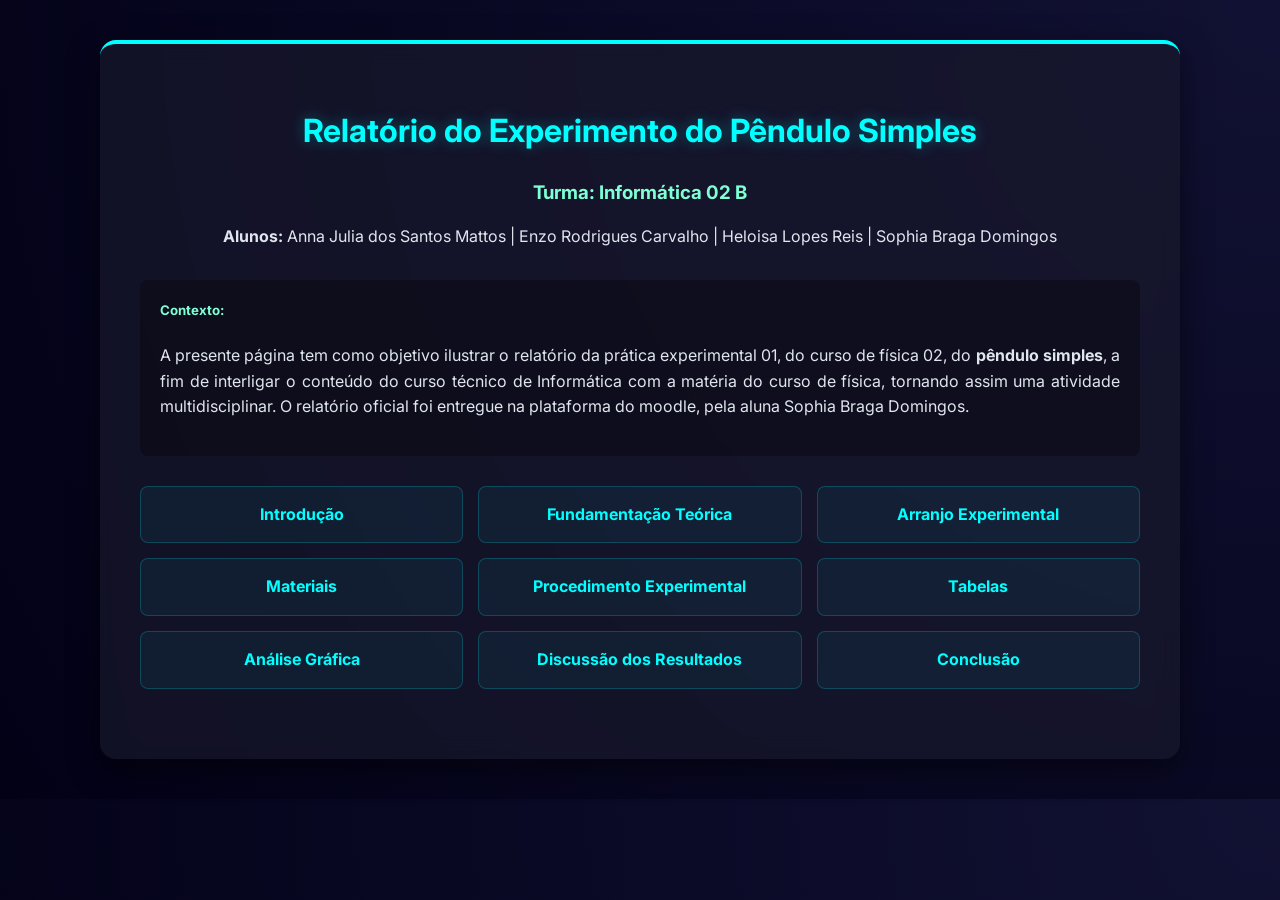
<file: trabalhodefísica/index.html>
<!DOCTYPE html>
<html lang="pt-BR">
<head>
    <meta charset="UTF-8">
    <meta name="viewport" content="width=device-width, initial-scale=1.0">
    <title>Relatório de Física 02</title>
    <link rel="stylesheet" href="style.css">
</head>
<body>
    <div class="container">
        <h1>Relatório do Experimento do Pêndulo Simples</h1>
        
        <div style="text-align: center; margin-bottom: 30px;">
            <h3 style="margin-bottom: 5px;">Turma: Informática 02 B</h3>
            <p><strong>Alunos:</strong> Anna Julia dos Santos Mattos | Enzo Rodrigues Carvalho | Heloisa Lopes Reis | Sophia Braga Domingos</p>
        </div>

        <div style="background: rgba(0,0,0,0.3); padding: 20px; border-radius: 8px; margin-bottom: 30px; text-align: justify;">
            <h5 style="margin-top: 0;">Contexto:</h5>
            <p>A presente página tem como objetivo ilustrar o relatório da prática experimental 01, do curso de física 02, do <b>pêndulo simples</b>, a fim de interligar o conteúdo do curso técnico de Informática com a matéria do curso de física, tornando assim uma atividade multidisciplinar. O relatório oficial foi entregue na plataforma do moodle, pela aluna Sophia Braga Domingos.</p>
        </div>

        <div class="options">
            <a href="introdução.html">Introdução</a>
            <a href="fundteo.html">Fundamentação Teórica</a>
            <a href="arranjoexp.html">Arranjo Experimental</a>
            <a href="materiais.html">Materiais</a>
            <a href="procedexp.html">Procedimento Experimental</a>
            <a href="tabelas.html">Tabelas</a>
            <a href="anagra.html">Análise Gráfica</a>
            <a href="discresul.html">Discussão dos Resultados</a>
            <a href="conclusao.html">Conclusão</a>
        </div>
    </div>
</body>
</html>
</file>
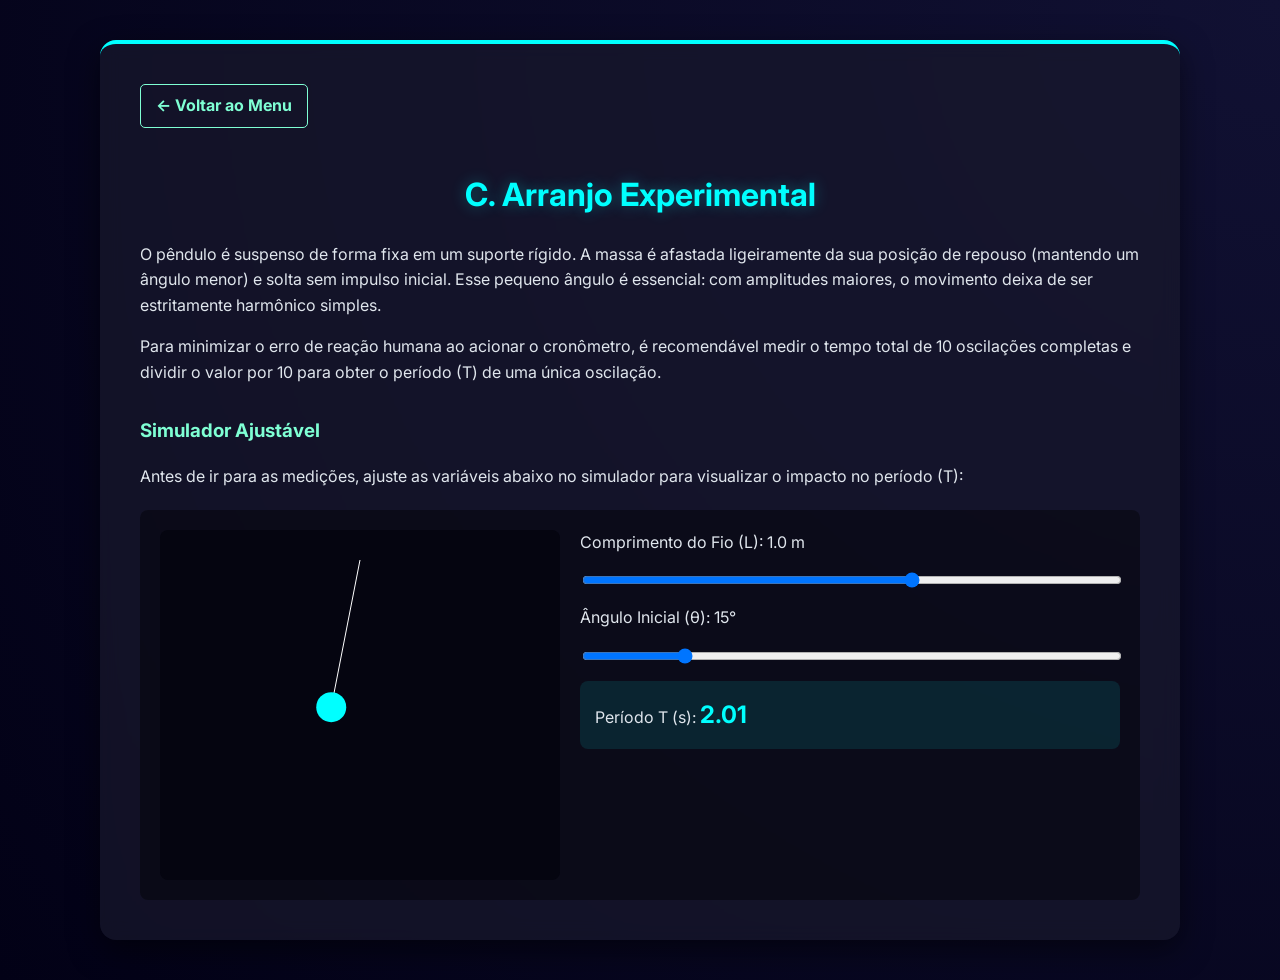
<file: trabalhodefísica/arranjoexp.html>
<!DOCTYPE html>
<html lang="pt-BR">
<head>
    <meta charset="UTF-8">
    <meta name="viewport" content="width=device-width, initial-scale=1.0">
    <title>Arranjo Experimental</title>
    <link rel="stylesheet" href="style.css">
    <style>
        .sim-container { display: flex; flex-wrap: wrap; gap: 20px; background: rgba(0,0,0,0.4); padding: 20px; border-radius: 8px; margin-top: 20px; }
        canvas { background: #050510; border-radius: 8px; width: 100%; max-width: 400px; }
        .controls { flex: 1; display: flex; flex-direction: column; gap: 15px; }
        input[type=range] { width: 100%; }
    </style>
</head>
<body>
    <div class="container">
        <a href="index.html" class="btn-voltar">← Voltar ao Menu</a>
        <h1>C. Arranjo Experimental</h1>
        <p>O pêndulo é suspenso de forma fixa em um suporte rígido. A massa é afastada ligeiramente da sua posição de repouso (mantendo um ângulo menor) e solta sem impulso inicial. Esse pequeno ângulo é essencial: com amplitudes maiores, o movimento deixa de ser estritamente harmônico simples.</p>
        <p>Para minimizar o erro de reação humana ao acionar o cronômetro, é recomendável medir o tempo total de 10 oscilações completas e dividir o valor por 10 para obter o período (T) de uma única oscilação.</p>
        
        <h3 style="margin-top: 30px;">Simulador Ajustável</h3>
        <p>Antes de ir para as medições, ajuste as variáveis abaixo no simulador para visualizar o impacto no período (T):</p>
        
        <div class="sim-container">
            <canvas id="canvas" width="400" height="350"></canvas>
            <div class="controls">
                <label>Comprimento do Fio (L): <span id="valL">1.0</span> m</label>
                <input type="range" id="sliderL" min="0.2" max="1.5" step="0.1" value="1.0">
                <label>Ângulo Inicial (θ): <span id="valA">15</span>°</label>
                <input type="range" id="sliderA" min="5" max="60" step="1" value="15">
                <div style="background: rgba(0,255,255,0.1); padding: 15px; border-radius: 8px;">
                    Período T (s): <strong style="font-size: 1.5em; color: var(--accent-cyan);" id="valT">2.01</strong>
                </div>
            </div>
        </div>
    </div>

    <!-- CÓDIGO DO SIMULADOR -->
    <script>
        const canvas = document.getElementById('canvas'), ctx = canvas.getContext('2d');
        const sL = document.getElementById('sliderL'), sA = document.getElementById('sliderA');
        const vL = document.getElementById('valL'), vA = document.getElementById('valA'), vT = document.getElementById('valT');
        let time = 0;
        function draw() {
            ctx.clearRect(0, 0, canvas.width, canvas.height);
            let L = parseFloat(sL.value), A = parseFloat(sA.value) * Math.PI/180;
            vT.textContent = (2 * Math.PI * Math.sqrt(L / 9.81)).toFixed(2);
            let theta = A * Math.cos(Math.sqrt(9.81/L) * time);
            let x = 200 + L * 150 * Math.sin(theta), y = 30 + L * 150 * Math.cos(theta);
            
            ctx.beginPath(); ctx.moveTo(200, 30); ctx.lineTo(x, y); ctx.strokeStyle = "#fff"; ctx.stroke();
            ctx.beginPath(); ctx.arc(x, y, 15, 0, 2*Math.PI); ctx.fillStyle = "#0ff"; ctx.fill();
            time += 0.04; requestAnimationFrame(draw);
        }
        sL.oninput = (e) => { vL.textContent = e.target.value; };
        sA.oninput = (e) => { vA.textContent = e.target.value; };
        draw();
    </script>
</body>
</html>
</file>
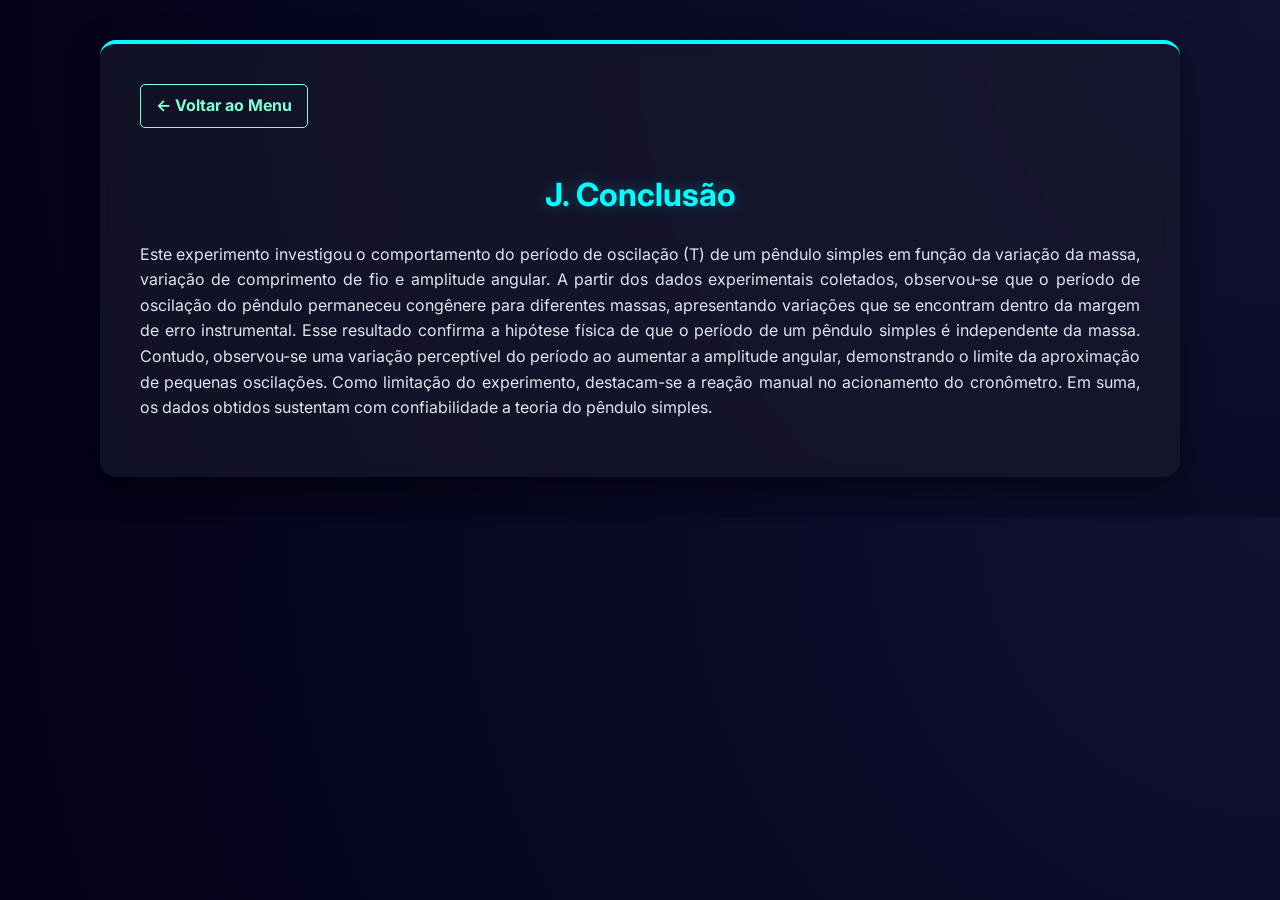
<file: trabalhodefísica/conclusao.html>
<!DOCTYPE html>
<html lang="pt-BR">

<head>
    <meta charset="UTF-8">
    <meta name="viewport" content="width=device-width, initial-scale=1.0">
    <title>Conclusão</title>
    <link rel="stylesheet" href="style.css">
</head>

<body>
    <div class="container">
        <a href="index.html" class="btn-voltar">← Voltar ao Menu</a>
        <h1>J. Conclusão</h1>
        <p style="text-align: justify;">Este experimento investigou o comportamento do período de oscilação (T) de um
            pêndulo simples em função da variação da massa, variação de comprimento de fio e amplitude angular. A partir
            dos dados experimentais coletados, observou-se que o período de oscilação do pêndulo permaneceu congênere
            para diferentes massas, apresentando variações que se encontram dentro da margem de erro instrumental. Esse
            resultado confirma a hipótese física de que o período de um pêndulo simples é independente da massa.
            Contudo, observou-se uma variação perceptível do período ao aumentar a amplitude angular, demonstrando o
            limite da aproximação de pequenas oscilações. Como limitação do experimento, destacam-se a reação manual no
            acionamento do cronômetro. Em suma, os dados obtidos sustentam com confiabilidade a teoria do pêndulo
            simples.</p>
    </div>
</body>

</html>
</file>
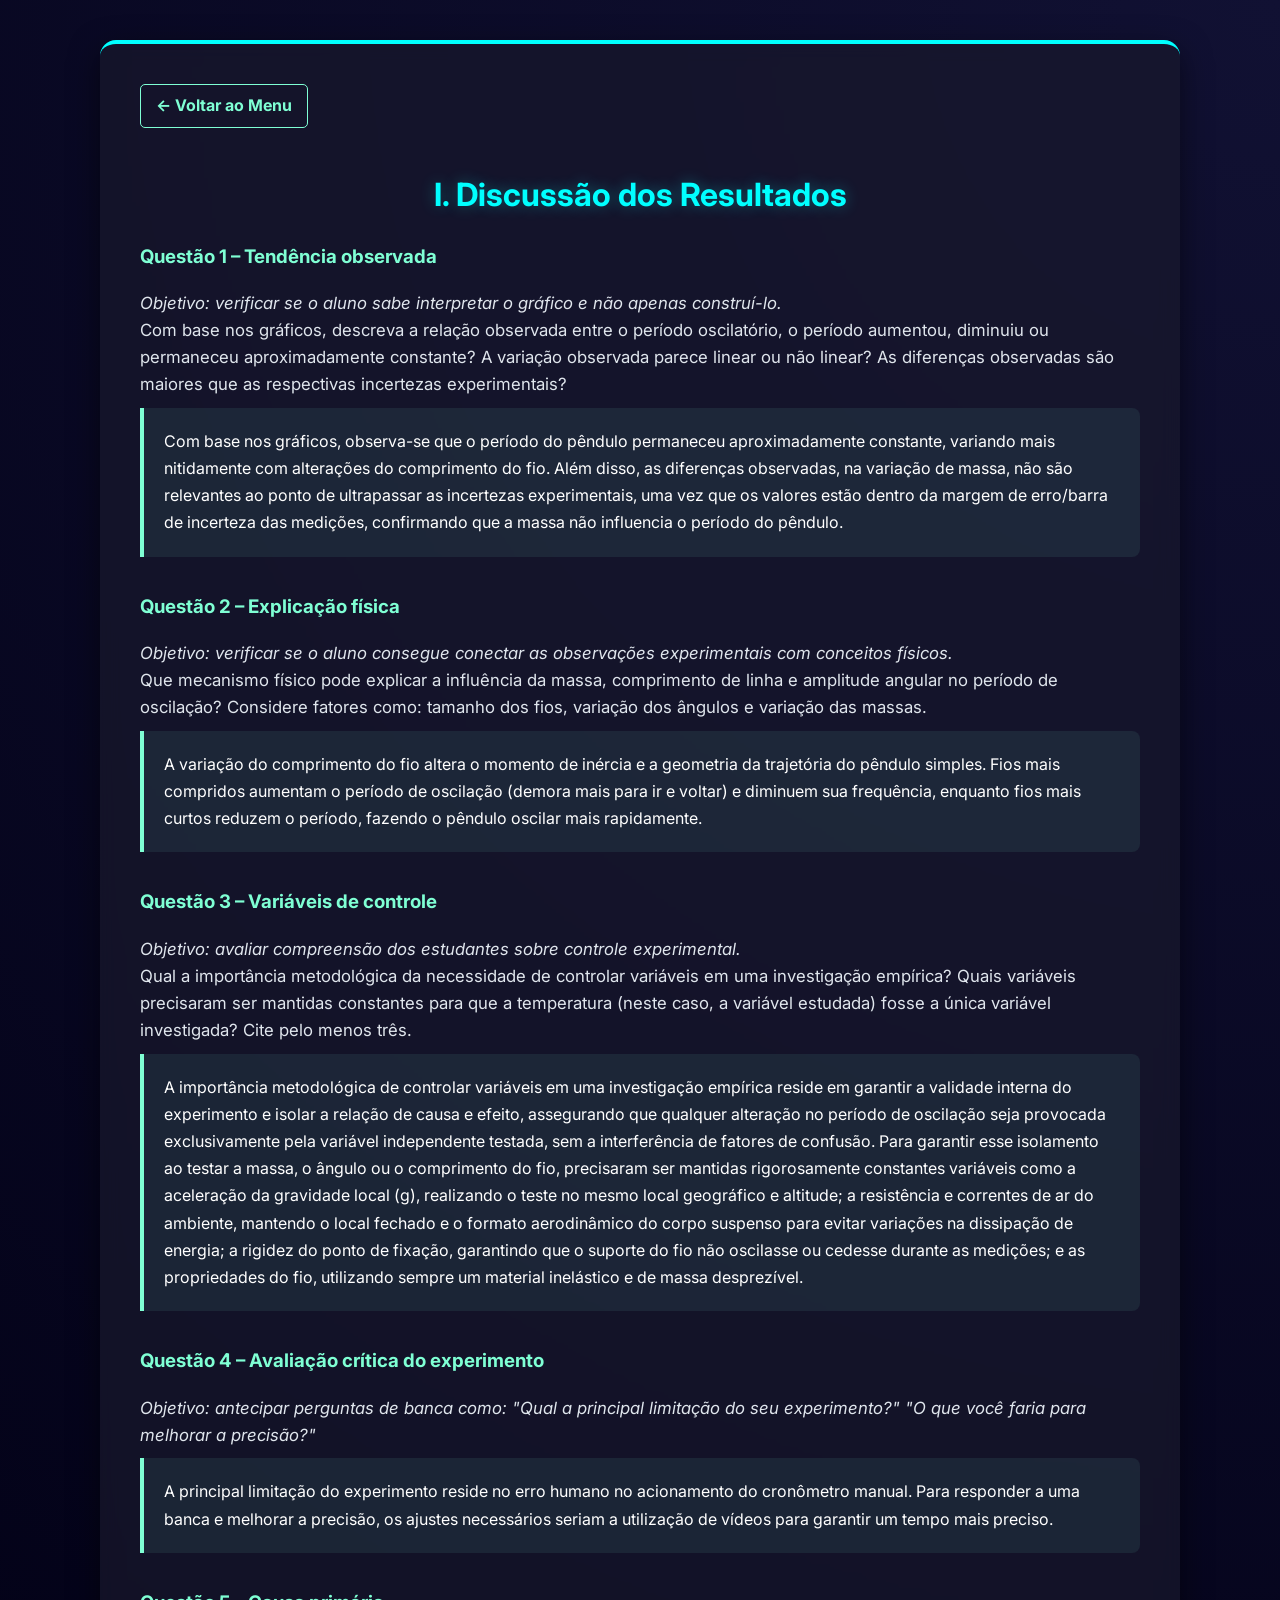
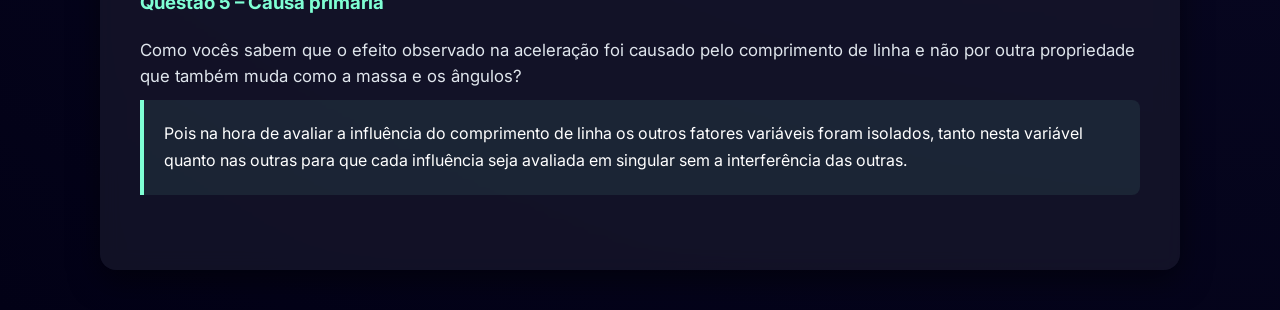
<file: trabalhodefísica/discresul.html>
<!DOCTYPE html>
<html lang="pt-BR">
<head>
    <meta charset="UTF-8">
    <meta name="viewport" content="width=device-width, initial-scale=1.0">
    <title>Discussão dos Resultados</title>
    <link rel="stylesheet" href="style.css">
    <style>
        .question-block {
            margin-bottom: 35px;
        }
        .question-text {
            font-size: 1.05em;
            margin-bottom: 10px;
        }
        .answer-box {
            background: rgba(127, 255, 212, 0.08);
            padding: 20px;
            border-left: 4px solid var(--accent-green);
            border-radius: 0 8px 8px 0;
            font-family: 'Inter', sans-serif;
            color: #fff;
            line-height: 1.7;
        }
    </style>
</head>
<body>
    <div class="container">
        <a href="index.html" class="btn-voltar">← Voltar ao Menu</a>
        <h1>I. Discussão dos Resultados</h1>
        
        <div class="question-block">
            <h3>Questão 1 – Tendência observada</h3>
            <p class="question-text"><em>Objetivo: verificar se o aluno sabe interpretar o gráfico e não apenas construí-lo.</em><br>
            Com base nos gráficos, descreva a relação observada entre o período oscilatório, o período aumentou, diminuiu ou permaneceu aproximadamente constante? A variação observada parece linear ou não linear? As diferenças observadas são maiores que as respectivas incertezas experimentais?</p>
            <div class="answer-box">
                Com base nos gráficos, observa-se que o período do pêndulo permaneceu aproximadamente constante, variando mais nitidamente com alterações do comprimento do fio. Além disso, as diferenças observadas, na variação de massa, não são relevantes ao ponto de ultrapassar as incertezas experimentais, uma vez que os valores estão dentro da margem de erro/barra de incerteza das medições, confirmando que a massa não influencia o período do pêndulo.
            </div>
        </div>

        <div class="question-block">
            <h3>Questão 2 – Explicação física</h3>
            <p class="question-text"><em>Objetivo: verificar se o aluno consegue conectar as observações experimentais com conceitos físicos.</em><br>
            Que mecanismo físico pode explicar a influência da massa, comprimento de linha e amplitude angular no período de oscilação? Considere fatores como: tamanho dos fios, variação dos ângulos e variação das massas.</p>
            <div class="answer-box">
                A variação do comprimento do fio altera o momento de inércia e a geometria da trajetória do pêndulo simples. Fios mais compridos aumentam o período de oscilação (demora mais para ir e voltar) e diminuem sua frequência, enquanto fios mais curtos reduzem o período, fazendo o pêndulo oscilar mais rapidamente.
            </div>
        </div>

        <div class="question-block">
            <h3>Questão 3 – Variáveis de controle</h3>
            <p class="question-text"><em>Objetivo: avaliar compreensão dos estudantes sobre controle experimental.</em><br>
            Qual a importância metodológica da necessidade de controlar variáveis em uma investigação empírica? Quais variáveis precisaram ser mantidas constantes para que a temperatura (neste caso, a variável estudada) fosse a única variável investigada? Cite pelo menos três.</p>
            <div class="answer-box">
                A importância metodológica de controlar variáveis em uma investigação empírica reside em garantir a validade interna do experimento e isolar a relação de causa e efeito, assegurando que qualquer alteração no período de oscilação seja provocada exclusivamente pela variável independente testada, sem a interferência de fatores de confusão. Para garantir esse isolamento ao testar a massa, o ângulo ou o comprimento do fio, precisaram ser mantidas rigorosamente constantes variáveis como a aceleração da gravidade local (g), realizando o teste no mesmo local geográfico e altitude; a resistência e correntes de ar do ambiente, mantendo o local fechado e o formato aerodinâmico do corpo suspenso para evitar variações na dissipação de energia; a rigidez do ponto de fixação, garantindo que o suporte do fio não oscilasse ou cedesse durante as medições; e as propriedades do fio, utilizando sempre um material inelástico e de massa desprezível.
            </div>
        </div>

        <div class="question-block">
            <h3>Questão 4 – Avaliação crítica do experimento</h3>
            <p class="question-text"><em>Objetivo: antecipar perguntas de banca como: "Qual a principal limitação do seu experimento?" "O que você faria para melhorar a precisão?"</em></p>
            <div class="answer-box">
                A principal limitação do experimento reside no erro humano no acionamento do cronômetro manual. Para responder a uma banca e melhorar a precisão, os ajustes necessários seriam a utilização de vídeos para garantir um tempo mais preciso.
            </div>
        </div>

        <div class="question-block">
            <h3>Questão 5 – Causa primária</h3>
            <p class="question-text">Como vocês sabem que o efeito observado na aceleração foi causado pelo comprimento de linha e não por outra propriedade que também muda como a massa e os ângulos?</p>
            <div class="answer-box">
                Pois na hora de avaliar a influência do comprimento de linha os outros fatores variáveis foram isolados, tanto nesta variável quanto nas outras para que cada influência seja avaliada em singular sem a interferência das outras.
            </div>
        </div>

    </div>
</body>
</html>
</file>
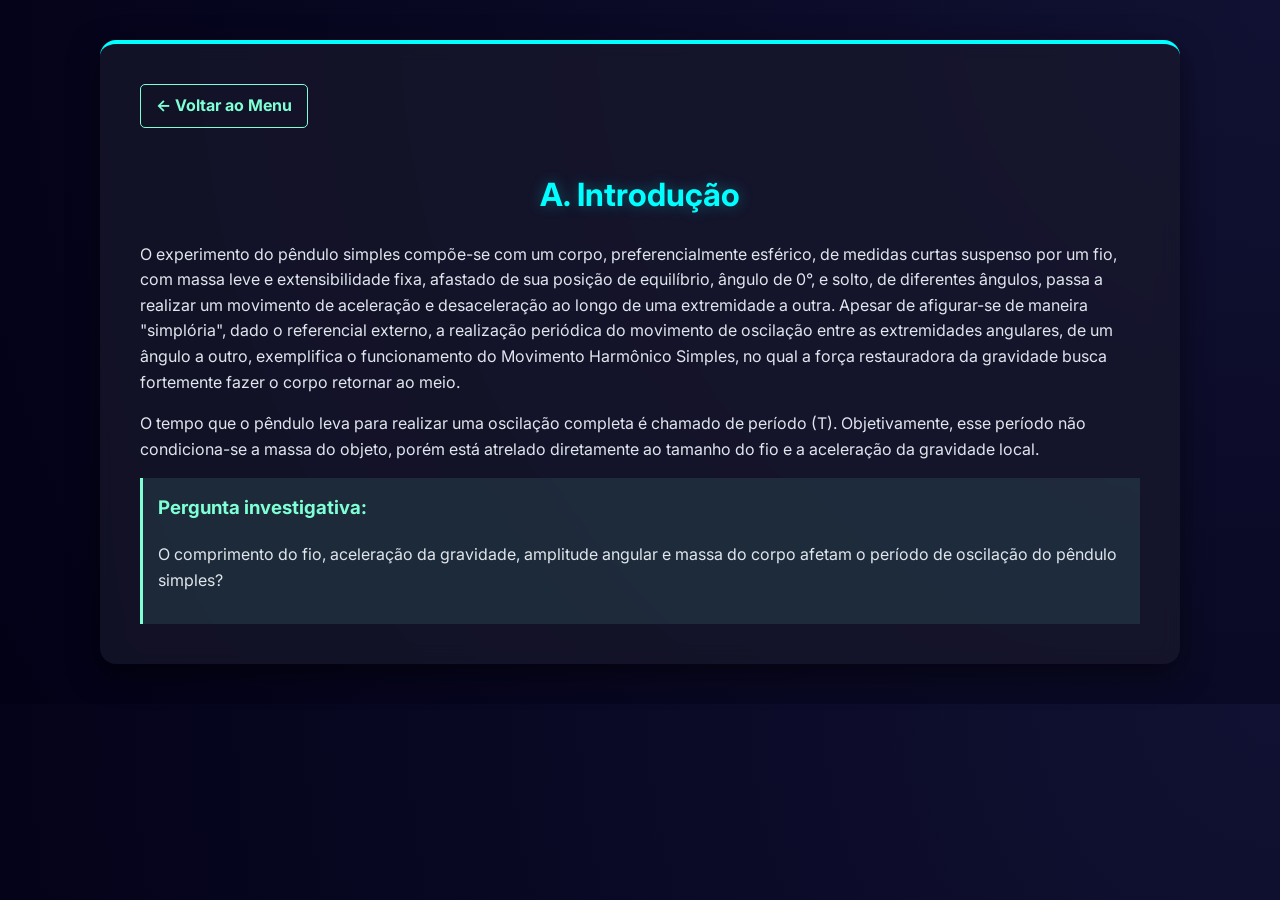
<file: trabalhodefísica/introdução.html>
<!DOCTYPE html>
<html lang="pt-BR">
<head>
    <meta charset="UTF-8">
    <meta name="viewport" content="width=device-width, initial-scale=1.0">
    <title>Introdução</title>
    <link rel="stylesheet" href="style.css">
</head>
<body>
    <div class="container">
        <a href="index.html" class="btn-voltar">← Voltar ao Menu</a>
        <h1>A. Introdução</h1>
        <p>O experimento do pêndulo simples compõe-se com um corpo, preferencialmente esférico, de medidas curtas suspenso por um fio, com massa leve e extensibilidade fixa, afastado de sua posição de equilíbrio, ângulo de 0°, e solto, de diferentes ângulos, passa a realizar um movimento de aceleração e desaceleração ao longo de uma extremidade a outra. Apesar de afigurar-se de maneira "simplória", dado o referencial externo, a realização periódica do movimento de oscilação entre as extremidades angulares, de um ângulo a outro, exemplifica o funcionamento do Movimento Harmônico Simples, no qual a força restauradora da gravidade busca fortemente fazer o corpo retornar ao meio.</p>
        <p>O tempo que o pêndulo leva para realizar uma oscilação completa é chamado de período (T). Objetivamente, esse período não condiciona-se a massa do objeto, porém está atrelado diretamente ao tamanho do fio e a aceleração da gravidade local.</p>
        <div style="background: rgba(127,255,212,0.1); padding: 15px; border-left: 3px solid var(--accent-green);">
            <h3 style="margin-top: 0;">Pergunta investigativa:</h3>
            <p>O comprimento do fio, aceleração da gravidade, amplitude angular e massa do corpo afetam o período de oscilação do pêndulo simples?</p>
        </div>
    </div>
</body>
</html>
</file>
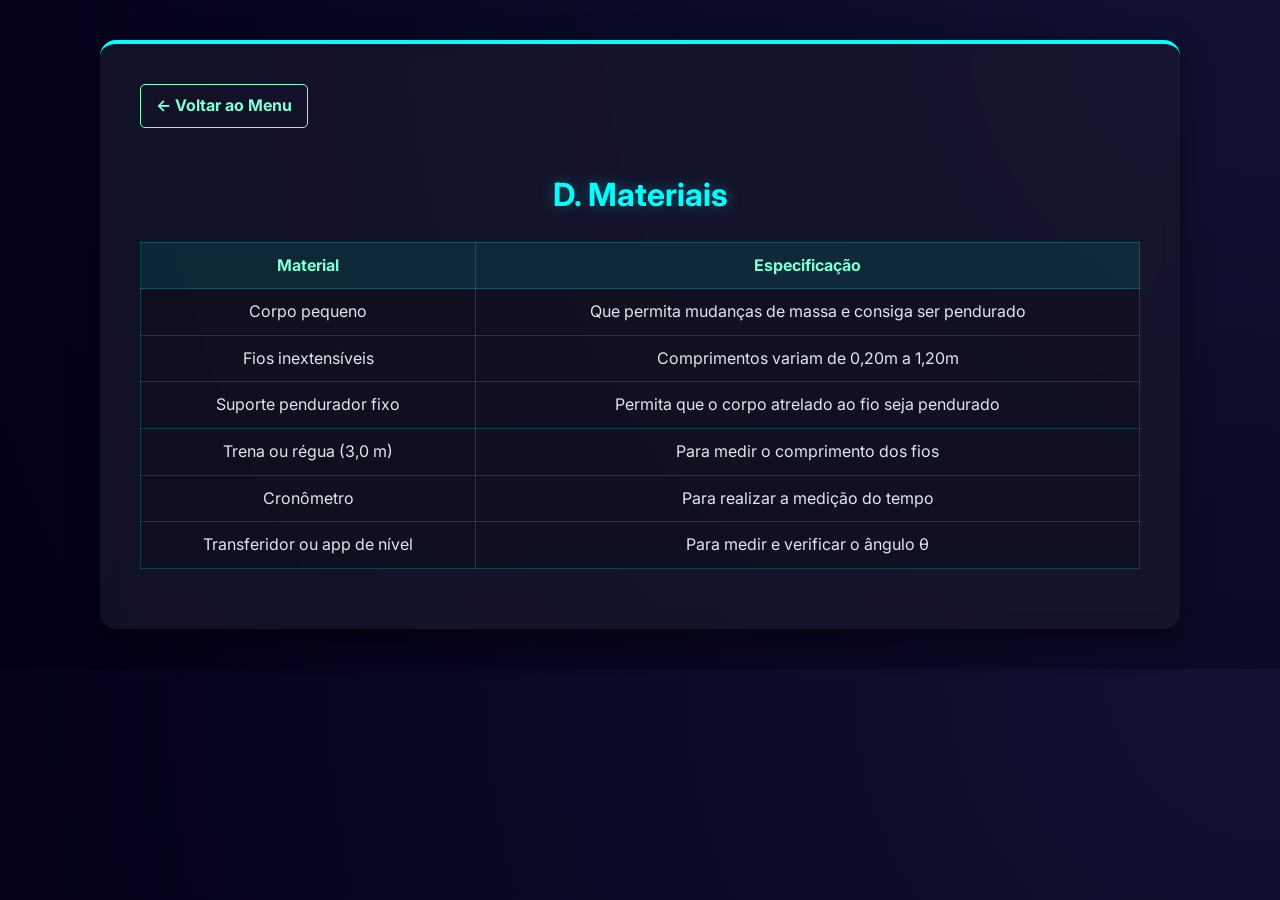
<file: trabalhodefísica/materiais.html>
<!DOCTYPE html>
<html lang="pt-BR">
<head>
    <meta charset="UTF-8">
    <meta name="viewport" content="width=device-width, initial-scale=1.0">
    <title>Materiais</title>
    <link rel="stylesheet" href="style.css">
</head>
<body>
    <div class="container">
        <a href="index.html" class="btn-voltar">← Voltar ao Menu</a>
        <h1>D. Materiais</h1>
        <table>
            <tr><th>Material</th><th>Especificação</th></tr>
            <tr><td>Corpo pequeno</td><td>Que permita mudanças de massa e consiga ser pendurado</td></tr>
            <tr><td>Fios inextensíveis</td><td>Comprimentos variam de 0,20m a 1,20m</td></tr>
            <tr><td>Suporte pendurador fixo</td><td>Permita que o corpo atrelado ao fio seja pendurado</td></tr>
            <tr><td>Trena ou régua (3,0 m)</td><td>Para medir o comprimento dos fios</td></tr>
            <tr><td>Cronômetro</td><td>Para realizar a medição do tempo</td></tr>
            <tr><td>Transferidor ou app de nível</td><td>Para medir e verificar o ângulo θ</td></tr>
        </table>
    </div>
</body>
</html>
</file>
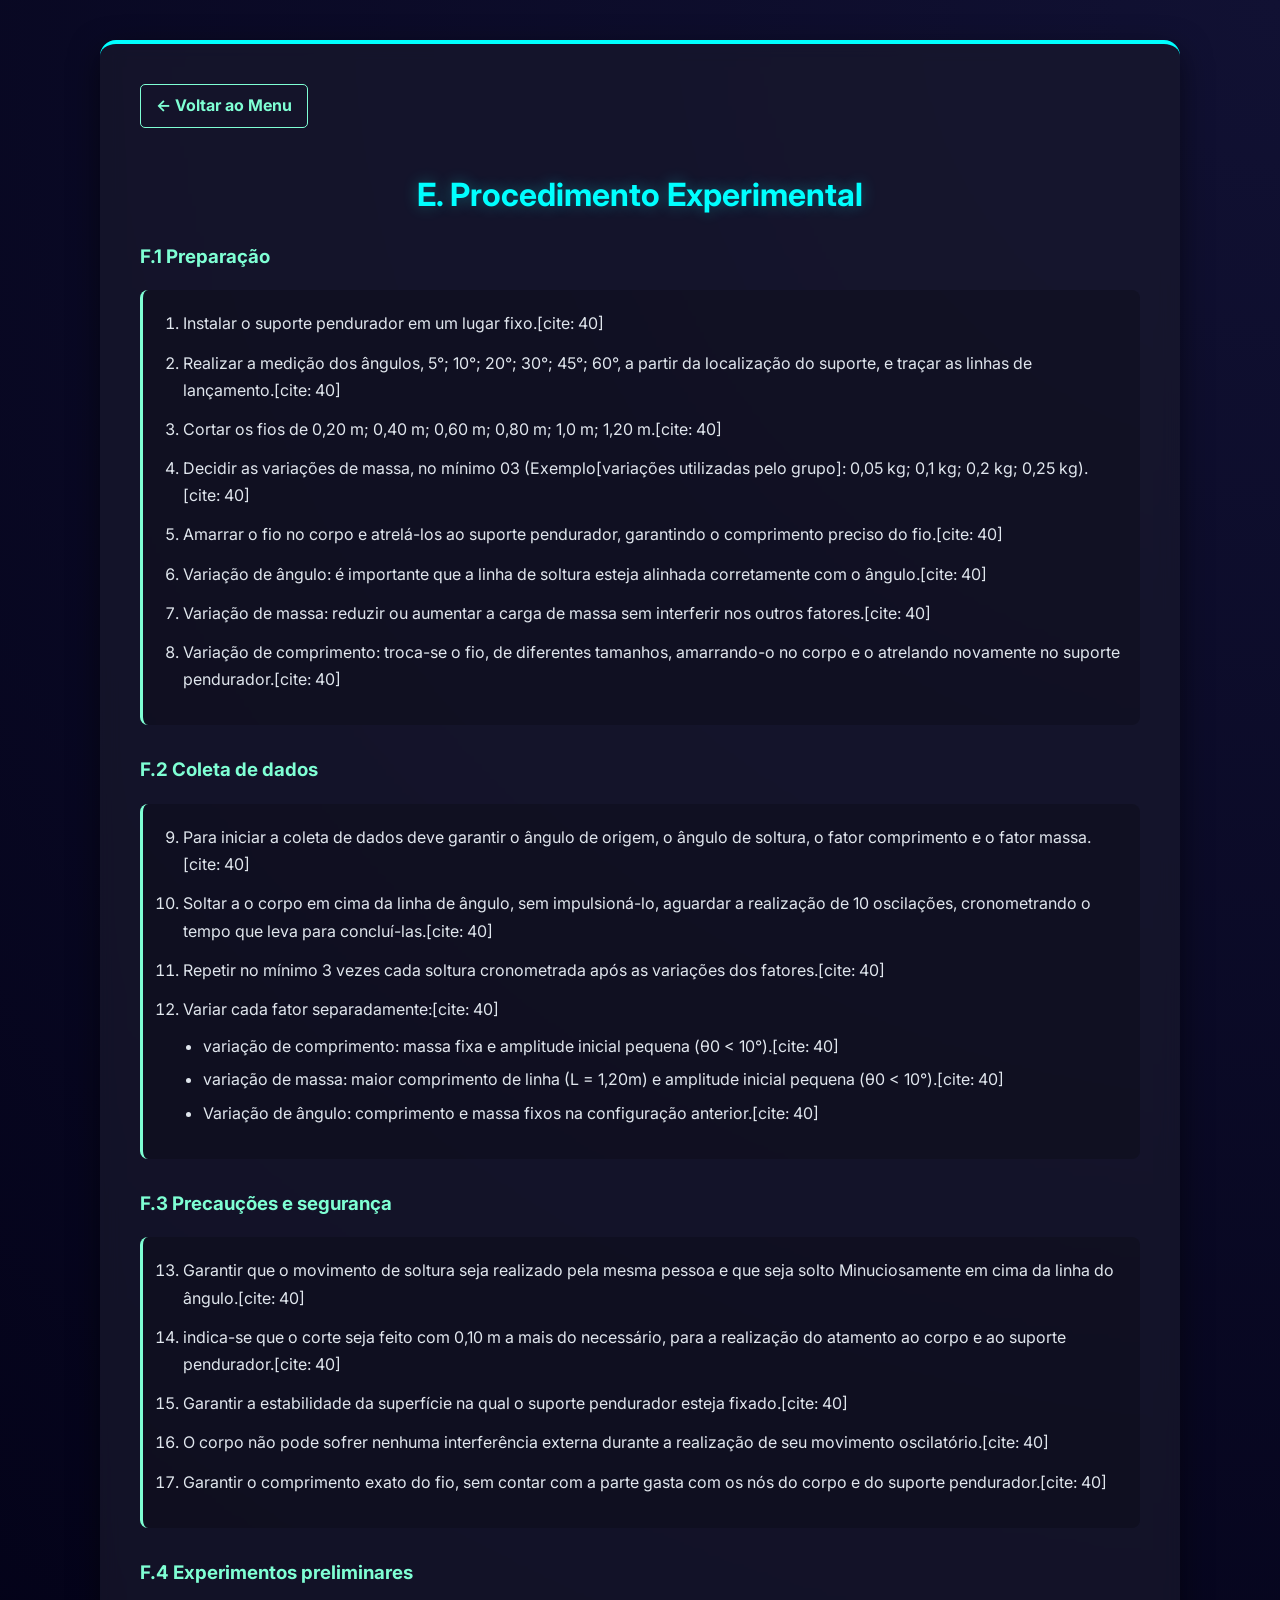
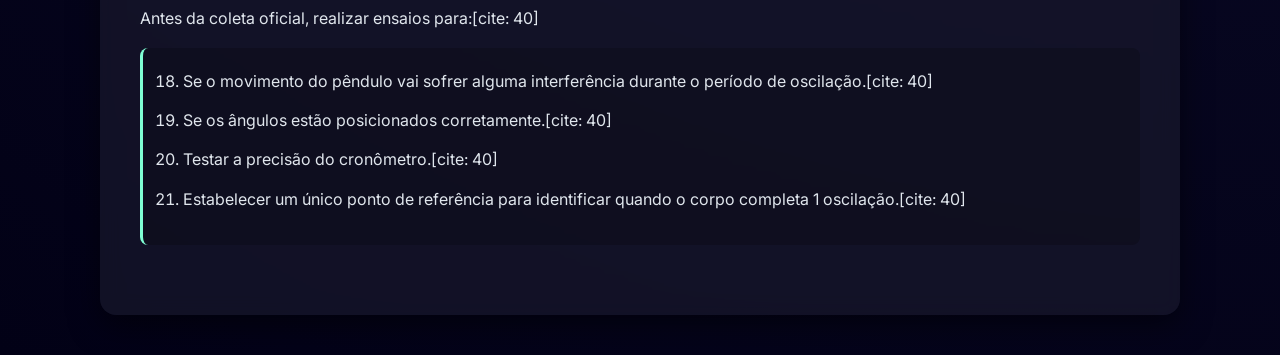
<file: trabalhodefísica/procedexp.html>
<!DOCTYPE html>
<html lang="pt-BR">

<head>
    <meta charset="UTF-8">
    <meta name="viewport" content="width=device-width, initial-scale=1.0">
    <title>Procedimento Experimental</title>
    <link rel="stylesheet" href="style.css">
    <style>
        .step-list {
            background: rgba(0, 0, 0, 0.2);
            padding: 20px 20px 20px 40px;
            border-radius: 8px;
            margin-bottom: 30px;
            border-left: 3px solid var(--accent-green);
        }

        .step-list li {
            margin-bottom: 12px;
            line-height: 1.7;
            color: var(--text-light);
        }

        .step-list ul {
            margin-top: 10px;
            padding-left: 20px;
        }

        .step-list ul li {
            list-style-type: disc;
            margin-bottom: 6px;
        }
    </style>
</head>

<body>
    <div class="container">
        <a href="index.html" class="btn-voltar">← Voltar ao Menu</a>
        <h1>E. Procedimento Experimental</h1>

        <h3>F.1 Preparação</h3>
        <ol class="step-list">
            <li>Instalar o suporte pendurador em um lugar fixo.[cite: 40]</li>
            <li>Realizar a medição dos ângulos, 5°; 10°; 20°; 30°; 45°; 60°, a partir da localização do suporte, e
                traçar as linhas de lançamento.[cite: 40]</li>
            <li>Cortar os fios de 0,20 m; 0,40 m; 0,60 m; 0,80 m; 1,0 m; 1,20 m.[cite: 40]</li>
            <li>Decidir as variações de massa, no mínimo 03 (Exemplo[variações utilizadas pelo grupo]: 0,05 kg; 0,1 kg;
                0,2 kg; 0,25 kg).[cite: 40]</li>
            <li>Amarrar o fio no corpo e atrelá-los ao suporte pendurador, garantindo o comprimento preciso do
                fio.[cite: 40]</li>
            <li>Variação de ângulo: é importante que a linha de soltura esteja alinhada corretamente com o ângulo.[cite:
                40]</li>
            <li>Variação de massa: reduzir ou aumentar a carga de massa sem interferir nos outros fatores.[cite: 40]
            </li>
            <li>Variação de comprimento: troca-se o fio, de diferentes tamanhos, amarrando-o no corpo e o atrelando
                novamente no suporte pendurador.[cite: 40]</li>
        </ol>

        <h3>F.2 Coleta de dados</h3>
        <ol start="9" class="step-list">
            <li>Para iniciar a coleta de dados deve garantir o ângulo de origem, o ângulo de soltura, o fator
                comprimento e o fator massa.[cite: 40]</li>
            <li>Soltar a o corpo em cima da linha de ângulo, sem impulsioná-lo, aguardar a realização de 10 oscilações,
                cronometrando o tempo que leva para concluí-las.[cite: 40]</li>
            <li>Repetir no mínimo 3 vezes cada soltura cronometrada após as variações dos fatores.[cite: 40]</li>
            <li>Variar cada fator separadamente:[cite: 40]
                <ul>
                    <li>variação de comprimento: massa fixa e amplitude inicial pequena (θ0 < 10°).[cite: 40]</li>
                    <li>variação de massa: maior comprimento de linha (L = 1,20m) e amplitude inicial pequena (θ0 <
                            10°).[cite: 40]</li>
                    <li>Variação de ângulo: comprimento e massa fixos na configuração anterior.[cite: 40]</li>
                </ul>
            </li>
        </ol>

        <h3>F.3 Precauções e segurança</h3>
        <ol start="13" class="step-list">
            <li>Garantir que o movimento de soltura seja realizado pela mesma pessoa e que seja solto Minuciosamente em
                cima da linha do ângulo.[cite: 40]</li>
            <li>indica-se que o corte seja feito com 0,10 m a mais do necessário, para a realização do atamento ao corpo
                e ao suporte pendurador.[cite: 40]</li>
            <li>Garantir a estabilidade da superfície na qual o suporte pendurador esteja fixado.[cite: 40]</li>
            <li>O corpo não pode sofrer nenhuma interferência externa durante a realização de seu movimento
                oscilatório.[cite: 40]</li>
            <li>Garantir o comprimento exato do fio, sem contar com a parte gasta com os nós do corpo e do suporte
                pendurador.[cite: 40]</li>
        </ol>

        <h3>F.4 Experimentos preliminares</h3>
        <p style="color: var(--text-light); margin-bottom: 10px;">Antes da coleta oficial, realizar ensaios para:[cite:
            40]</p>
        <ol start="18" class="step-list">
            <li>Se o movimento do pêndulo vai sofrer alguma interferência durante o período de oscilação.[cite: 40]</li>
            <li>Se os ângulos estão posicionados corretamente.[cite: 40]</li>
            <li>Testar a precisão do cronômetro.[cite: 40]</li>
            <li>Estabelecer um único ponto de referência para identificar quando o corpo completa 1 oscilação.[cite: 40]
            </li>
        </ol>
    </div>
</body>

</html>
</file>
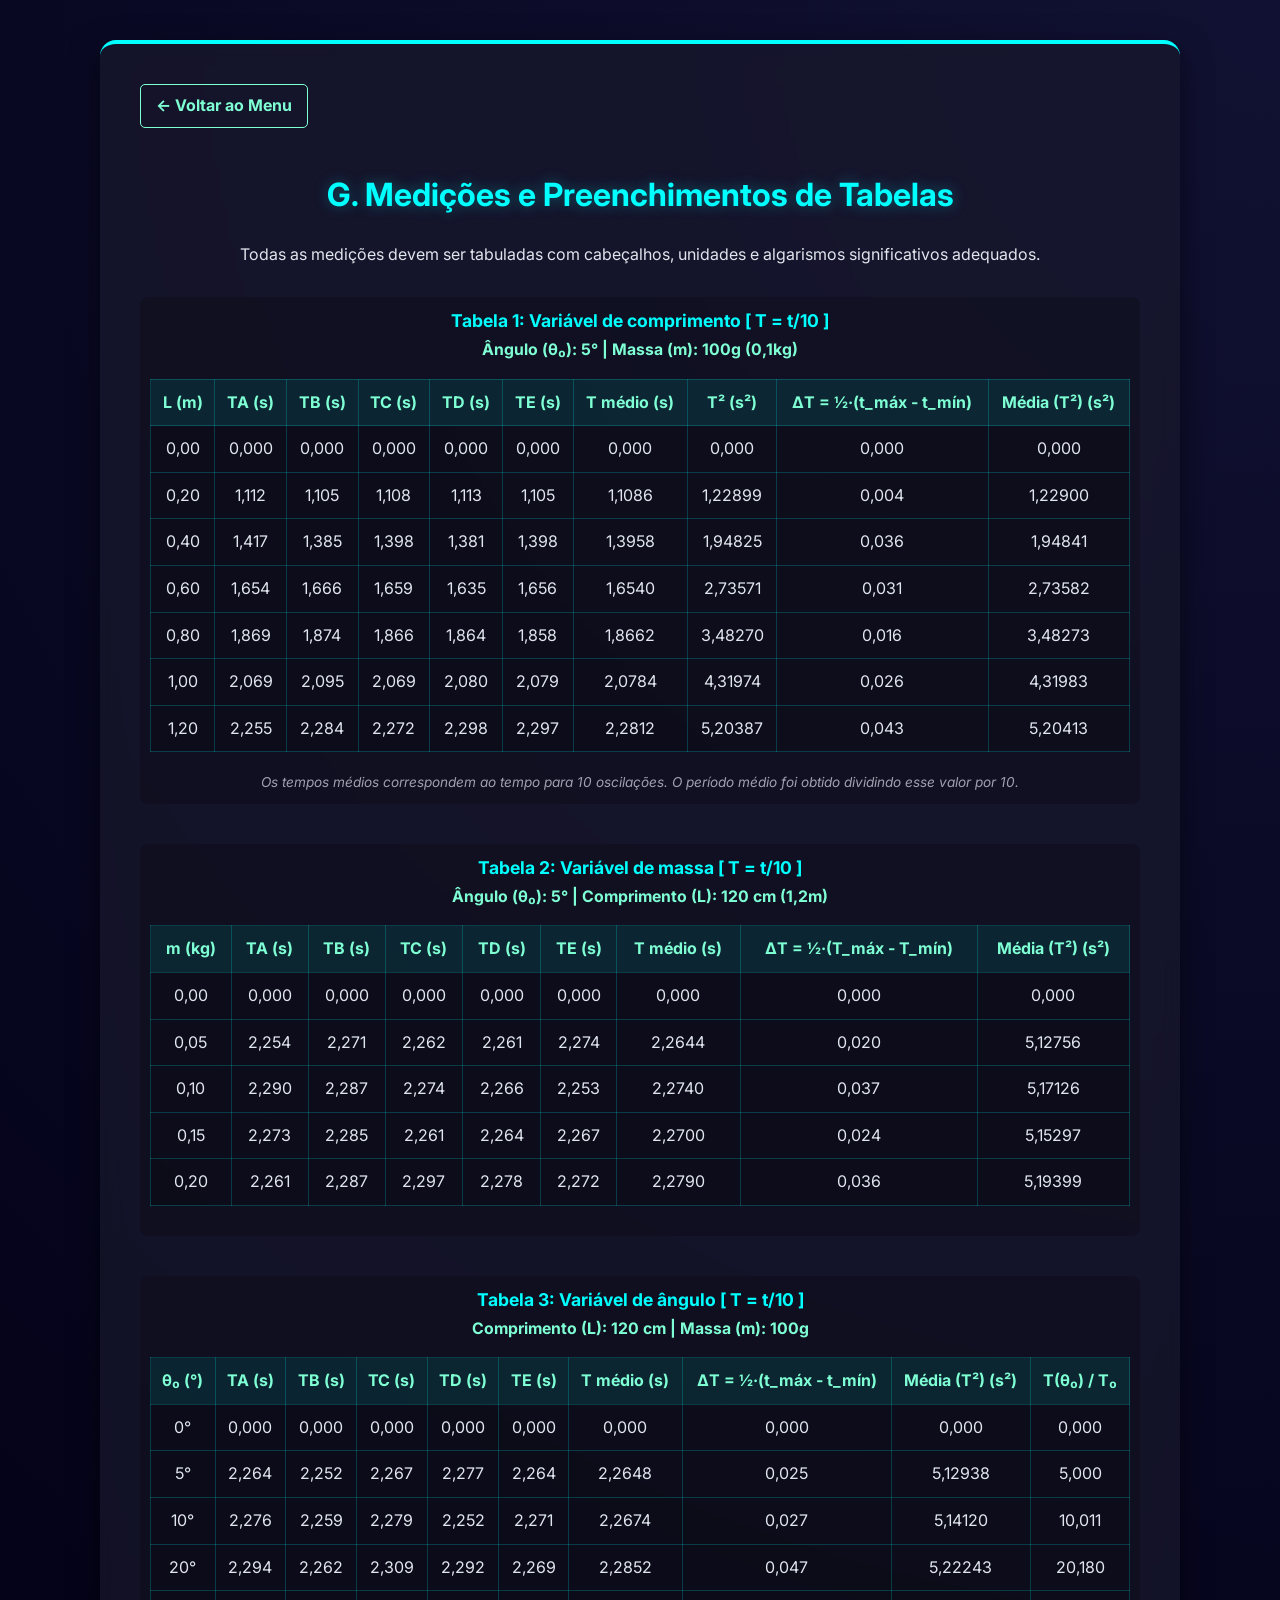
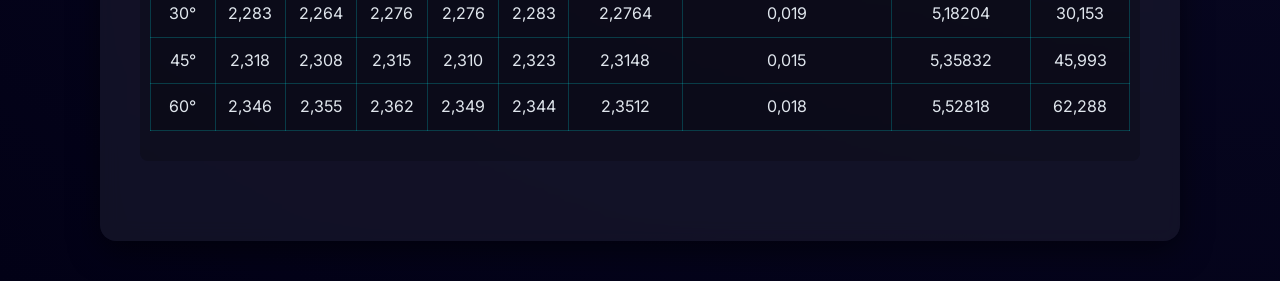
<file: trabalhodefísica/tabelas.html>
<!DOCTYPE html>
<html lang="pt-BR">
<head>
    <meta charset="UTF-8">
    <meta name="viewport" content="width=device-width, initial-scale=1.0">
    <title>Medições e Tabelas</title>
    <link rel="stylesheet" href="style.css">
    <style>
        .table-container {
            overflow-x: auto;
            margin-bottom: 40px;
            background: rgba(0, 0, 0, 0.2);
            border-radius: 8px;
            padding: 10px;
        }
        .table-title {
            color: var(--accent-cyan);
            font-weight: bold;
            margin-bottom: 15px;
            font-size: 1.1em;
            text-align: center;
        }
        .footer-text {
            font-size: 0.85em;
            color: #a0a0b0;
            margin-top: 10px;
            font-style: italic;
            text-align: center;
        }
    </style>
</head>
<body>
    <div class="container">
        <a href="index.html" class="btn-voltar">← Voltar ao Menu</a>
        <h1>G. Medições e Preenchimentos de Tabelas</h1>
        <p style="text-align: center; margin-bottom: 30px;">Todas as medições devem ser tabuladas com cabeçalhos, unidades e algarismos significativos adequados.</p>

        <!-- TABELA 1 -->
        <div class="table-container">
            <div class="table-title">Tabela 1: Variável de comprimento [ T = t/10 ] <br> <span style="color: var(--accent-green); font-size: 0.9em;">Ângulo (θ₀): 5° | Massa (m): 100g (0,1kg)</span></div>
            <table>
                <thead>
                    <tr>
                        <th>L (m)</th>
                        <th>TA (s)</th>
                        <th>TB (s)</th>
                        <th>TC (s)</th>
                        <th>TD (s)</th>
                        <th>TE (s)</th>
                        <th>T médio (s)</th>
                        <th>T² (s²)</th>
                        <th>ΔT = ½·(t_máx - t_mín)</th>
                        <th>Média (T²) (s²)</th>
                    </tr>
                </thead>
                <tbody>
                    <tr><td>0,00</td><td>0,000</td><td>0,000</td><td>0,000</td><td>0,000</td><td>0,000</td><td>0,000</td><td>0,000</td><td>0,000</td><td>0,000</td></tr>
                    <tr><td>0,20</td><td>1,112</td><td>1,105</td><td>1,108</td><td>1,113</td><td>1,105</td><td>1,1086</td><td>1,22899</td><td>0,004</td><td>1,22900</td></tr>
                    <tr><td>0,40</td><td>1,417</td><td>1,385</td><td>1,398</td><td>1,381</td><td>1,398</td><td>1,3958</td><td>1,94825</td><td>0,036</td><td>1,94841</td></tr>
                    <tr><td>0,60</td><td>1,654</td><td>1,666</td><td>1,659</td><td>1,635</td><td>1,656</td><td>1,6540</td><td>2,73571</td><td>0,031</td><td>2,73582</td></tr>
                    <tr><td>0,80</td><td>1,869</td><td>1,874</td><td>1,866</td><td>1,864</td><td>1,858</td><td>1,8662</td><td>3,48270</td><td>0,016</td><td>3,48273</td></tr>
                    <tr><td>1,00</td><td>2,069</td><td>2,095</td><td>2,069</td><td>2,080</td><td>2,079</td><td>2,0784</td><td>4,31974</td><td>0,026</td><td>4,31983</td></tr>
                    <tr><td>1,20</td><td>2,255</td><td>2,284</td><td>2,272</td><td>2,298</td><td>2,297</td><td>2,2812</td><td>5,20387</td><td>0,043</td><td>5,20413</td></tr>
                </tbody>
            </table>
            <div class="footer-text">Os tempos médios correspondem ao tempo para 10 oscilações. O período médio foi obtido dividindo esse valor por 10.</div>
        </div>

        <!-- TABELA 2 -->
        <div class="table-container">
            <div class="table-title">Tabela 2: Variável de massa [ T = t/10 ] <br> <span style="color: var(--accent-green); font-size: 0.9em;">Ângulo (θ₀): 5° | Comprimento (L): 120 cm (1,2m)</span></div>
            <table>
                <thead>
                    <tr>
                        <th>m (kg)</th>
                        <th>TA (s)</th>
                        <th>TB (s)</th>
                        <th>TC (s)</th>
                        <th>TD (s)</th>
                        <th>TE (s)</th>
                        <th>T médio (s)</th>
                        <th>ΔT = ½·(T_máx - T_mín)</th>
                        <th>Média (T²) (s²)</th>
                    </tr>
                </thead>
                <tbody>
                    <tr><td>0,00</td><td>0,000</td><td>0,000</td><td>0,000</td><td>0,000</td><td>0,000</td><td>0,000</td><td>0,000</td><td>0,000</td></tr>
                    <tr><td>0,05</td><td>2,254</td><td>2,271</td><td>2,262</td><td>2,261</td><td>2,274</td><td>2,2644</td><td>0,020</td><td>5,12756</td></tr>
                    <tr><td>0,10</td><td>2,290</td><td>2,287</td><td>2,274</td><td>2,266</td><td>2,253</td><td>2,2740</td><td>0,037</td><td>5,17126</td></tr>
                    <tr><td>0,15</td><td>2,273</td><td>2,285</td><td>2,261</td><td>2,264</td><td>2,267</td><td>2,2700</td><td>0,024</td><td>5,15297</td></tr>
                    <tr><td>0,20</td><td>2,261</td><td>2,287</td><td>2,297</td><td>2,278</td><td>2,272</td><td>2,2790</td><td>0,036</td><td>5,19399</td></tr>
                </tbody>
            </table>
        </div>

        <!-- TABELA 3 -->
        <div class="table-container">
            <div class="table-title">Tabela 3: Variável de ângulo [ T = t/10 ] <br> <span style="color: var(--accent-green); font-size: 0.9em;">Comprimento (L): 120 cm | Massa (m): 100g</span></div>
            <table>
                <thead>
                    <tr>
                        <th>θ₀ (°)</th>
                        <th>TA (s)</th>
                        <th>TB (s)</th>
                        <th>TC (s)</th>
                        <th>TD (s)</th>
                        <th>TE (s)</th>
                        <th>T médio (s)</th>
                        <th>ΔT = ½·(t_máx - t_mín)</th>
                        <th>Média (T²) (s²)</th>
                        <th>T(θ₀) / T₀</th>
                    </tr>
                </thead>
                <tbody>
                    <tr><td>0°</td><td>0,000</td><td>0,000</td><td>0,000</td><td>0,000</td><td>0,000</td><td>0,000</td><td>0,000</td><td>0,000</td><td>0,000</td></tr>
                    <tr><td>5°</td><td>2,264</td><td>2,252</td><td>2,267</td><td>2,277</td><td>2,264</td><td>2,2648</td><td>0,025</td><td>5,12938</td><td>5,000</td></tr>
                    <tr><td>10°</td><td>2,276</td><td>2,259</td><td>2,279</td><td>2,252</td><td>2,271</td><td>2,2674</td><td>0,027</td><td>5,14120</td><td>10,011</td></tr>
                    <tr><td>20°</td><td>2,294</td><td>2,262</td><td>2,309</td><td>2,292</td><td>2,269</td><td>2,2852</td><td>0,047</td><td>5,22243</td><td>20,180</td></tr>
                    <tr><td>30°</td><td>2,283</td><td>2,264</td><td>2,276</td><td>2,276</td><td>2,283</td><td>2,2764</td><td>0,019</td><td>5,18204</td><td>30,153</td></tr>
                    <tr><td>45°</td><td>2,318</td><td>2,308</td><td>2,315</td><td>2,310</td><td>2,323</td><td>2,3148</td><td>0,015</td><td>5,35832</td><td>45,993</td></tr>
                    <tr><td>60°</td><td>2,346</td><td>2,355</td><td>2,362</td><td>2,349</td><td>2,344</td><td>2,3512</td><td>0,018</td><td>5,52818</td><td>62,288</td></tr>
                </tbody>
            </table>
        </div>
    </div>
</body>
</html>
</file>
<file: trabalhodefísica/style.css>
@import url('https://fonts.googleapis.com/css2?family=Inter:wght@300;400;600;700&display=swap');

:root {
    --bg-dark: rgb(2, 1, 22);
    --card-bg: rgba(25, 25, 45, 0.7);
    --text-light: #e0e6ed;
    --accent-cyan: #00ffff;
    --accent-green: #7fffd4;
    --shadow-glow: 0 0 15px rgba(0, 255, 255, 0.3);
}

body {
    background-color: var(--bg-dark);
    background-image: radial-gradient(circle at top right, #111133, var(--bg-dark));
    color: var(--text-light);
    font-family: 'Inter', sans-serif;
    line-height: 1.6;
    margin: 0;
    padding: 40px 20px;
}

.container {
    max-width: 1000px;
    margin: 0 auto;
    background: var(--card-bg);
    border-radius: 16px;
    padding: 40px;
    box-shadow: 0 10px 30px rgba(0, 0, 0, 0.5);
    border-top: 4px solid var(--accent-cyan);
    backdrop-filter: blur(10px);
}

h1, h2 {
    color: var(--accent-cyan);
    text-shadow: var(--shadow-glow);
    text-align: center;
}

h3, h4, h5 { color: var(--accent-green); }

/* Menu Principal (index) */
.options {
    display: grid;
    grid-template-columns: repeat(auto-fit, minmax(250px, 1fr));
    gap: 15px;
    margin: 30px 0;
}

.options a {
    background: rgba(0, 255, 255, 0.05);
    color: var(--accent-cyan);
    text-decoration: none;
    padding: 15px;
    border: 1px solid rgba(0, 255, 255, 0.2);
    border-radius: 8px;
    text-align: center;
    font-weight: bold;
    transition: all 0.3s ease;
}

.options a:hover {
    background: var(--accent-cyan);
    color: var(--bg-dark);
    box-shadow: var(--shadow-glow);
    transform: translateY(-3px);
}

.btn-voltar {
    display: inline-block;
    margin-bottom: 20px;
    color: var(--accent-green);
    text-decoration: none;
    font-weight: bold;
    border: 1px solid var(--accent-green);
    padding: 8px 15px;
    border-radius: 5px;
}

.btn-voltar:hover {
    background: var(--accent-green);
    color: var(--bg-dark);
}

/* Tabelas */
table {
    width: 100%;
    border-collapse: collapse;
    margin-bottom: 20px;
    background: rgba(0, 0, 0, 0.2);
}
th, td {
    border: 1px solid rgba(0, 255, 255, 0.2);
    padding: 10px;
    text-align: center;
}
th { background: rgba(0, 255, 255, 0.1); color: var(--accent-green); }

/* Imagens */
img {
    max-width: 100%;
    border-radius: 8px;
    margin: 10px 0;
}
</file>
